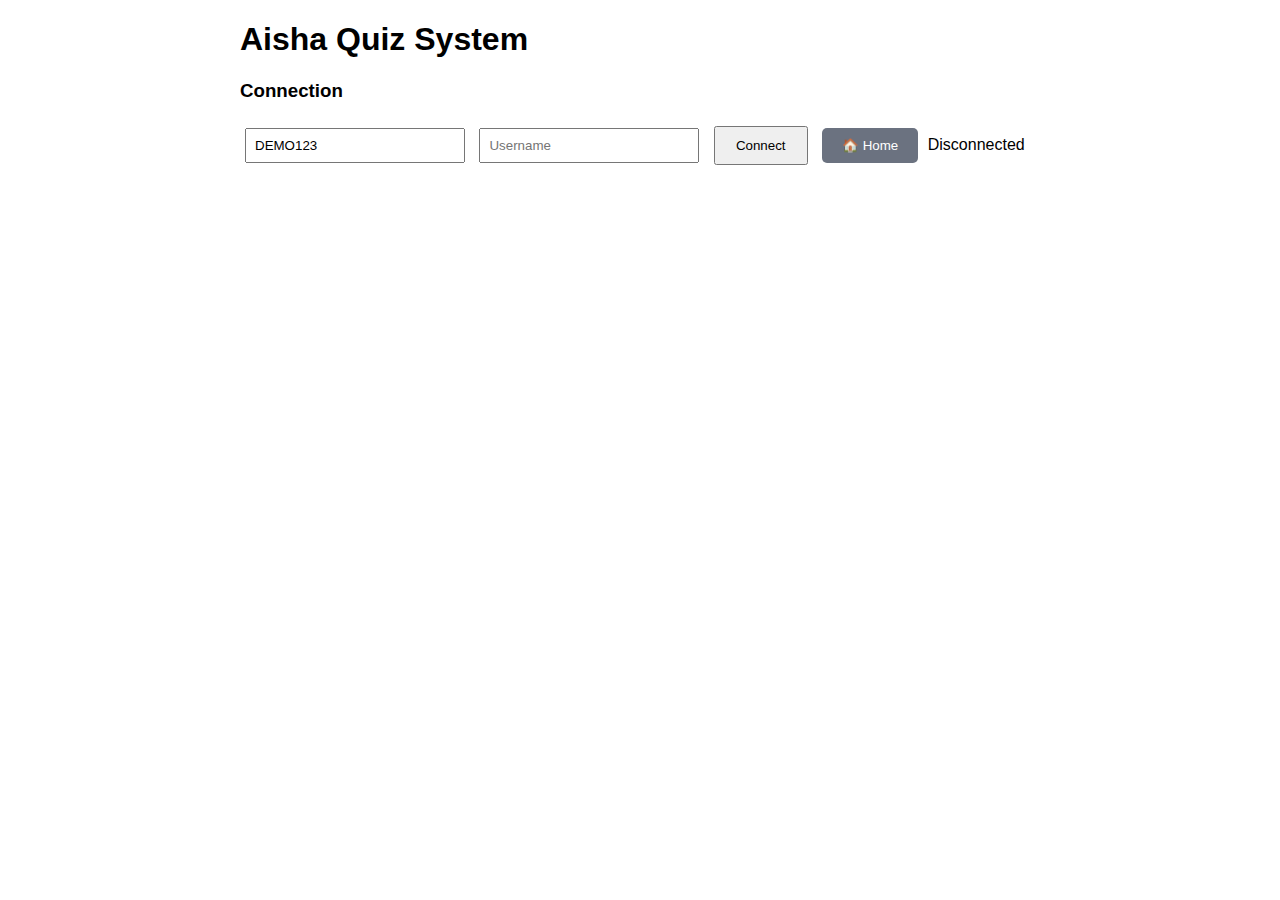
<file: quiz-demo.html>
<!DOCTYPE html>
<html lang="en">
<head>
    <meta charset="UTF-8">
    <meta name="viewport" content="width=device-width, initial-scale=1.0">
    <title>Quiz Demo - Aisha Classroom</title>
    <style>
        body { font-family: Arial, sans-serif; margin: 20px; }
        .quiz-container { max-width: 800px; margin: 0 auto; }
        .question { margin: 20px 0; padding: 15px; border: 1px solid #ddd; border-radius: 5px; }
        .options { margin: 10px 0; }
        .option { margin: 5px 0; }
        button { padding: 10px 20px; margin: 5px; cursor: pointer; }
        .teacher-panel, .student-panel { border: 2px solid #ccc; padding: 20px; margin: 20px 0; display: none; }
        .teacher-panel { border-color: #4CAF50; }
        .student-panel { border-color: #2196F3; }
        .results { background: #f9f9f9; padding: 15px; margin: 10px 0; }
        input, textarea, select { padding: 8px; margin: 5px; width: 200px; }
        .quiz-form { background: #f5f5f5; padding: 15px; margin: 10px 0; }
    </style>
</head>
<body>
    <div class="quiz-container">
        <h1>Aisha Quiz System</h1>
        
        <!-- Teacher Panel -->
        <div class="teacher-panel">
            <h2>Teacher Panel</h2>
            
            <div class="quiz-form">
                <h3>Create Quiz</h3>
                <input type="text" id="quizTitle" placeholder="Quiz Title" />
                <input type="number" id="timeLimit" placeholder="Time Limit (minutes)" value="30" />
                
                <div id="questionsContainer">
                    <div class="question-form">
                        <h4>Question 1</h4>
                        <textarea id="q1text" placeholder="Question text"></textarea><br>
                        <input type="text" id="q1opt1" placeholder="Option 1" />
                        <input type="text" id="q1opt2" placeholder="Option 2" />
                        <input type="text" id="q1opt3" placeholder="Option 3" />
                        <input type="text" id="q1opt4" placeholder="Option 4" /><br>
                        <select id="q1correct">
                            <option value="0">Option 1 is correct</option>
                            <option value="1">Option 2 is correct</option>
                            <option value="2">Option 3 is correct</option>
                            <option value="3">Option 4 is correct</option>
                        </select>
                        <input type="number" id="q1points" placeholder="Points" value="10" />
                    </div>
                </div>
                
                <button onclick="addQuestion()">Add Question</button>
                <button onclick="createQuiz()">Create Quiz</button>
            </div>
            
            <div>
                <h3>Quiz Management</h3>
                <button onclick="getSubmissions()">View Submissions</button>
                <button onclick="closeQuiz()">Close Current Quiz</button>
            </div>
            
            <div id="submissions"></div>
        </div>
        
        <!-- Student Panel -->
        <div class="student-panel">
            <h2>Student Panel</h2>
            
            <div id="activeQuiz" style="display: none;">
                <h3 id="quizTitleDisplay"></h3>
                <div id="quizQuestions"></div>
                <button onclick="submitQuiz()">Submit Quiz</button>
            </div>
            
            <div>
                <h3>Quiz Actions</h3>
                <button onclick="getActiveQuizzes()">Check for Active Quizzes</button>
                <button onclick="getMyResults()">View My Results</button>
                <div id="myResults"></div>
            </div>
        </div>
        
        <!-- Connection Status -->
        <div>
            <h3>Connection</h3>
            <input type="text" id="roomId" placeholder="Room ID" value="DEMO123" />
            <input type="text" id="username" placeholder="Username" />
            <button onclick="connect()">Connect</button>
            <button onclick="goHome()" style="background: #6b7280; color: white; padding: 10px 20px; margin: 5px; cursor: pointer; border: none; border-radius: 5px;">🏠 Home</button>
            <span id="status">Disconnected</span>
        </div>
    </div>

    <script>
        let ws = null;
        let currentQuiz = null;
        let questionCount = 1;
        let isTeacher = false;
        let userId = null;
        
        // Initially hide both panels
        window.onload = function() {
            document.querySelector('.teacher-panel').style.display = 'none';
            document.querySelector('.student-panel').style.display = 'none';
            
            // Check for stored user info from homepage or index.html
            const storedUsername = localStorage.getItem('username') || localStorage.getItem('quizUsername');
            const storedRole = localStorage.getItem('userRole');
            const storedRoomId = localStorage.getItem('quizRoomId');
            
            if (storedUsername) {
                document.getElementById('username').value = storedUsername;
            }
            
            if (storedRoomId) {
                document.getElementById('roomId').value = storedRoomId;
            }
            
            // Auto-connect if coming from index.html with room info
            if (storedUsername && storedRole && storedRoomId) {
                displayStatus(`Welcome ${storedRole}! Connecting to room ${storedRoomId}...`, 'info');
                // Auto-connect after a short delay
                setTimeout(() => {
                    connect();
                }, 500);
            } else if (storedUsername && storedRole) {
                // Coming from homepage without room info
                document.getElementById('roomId').value = 'QUIZ' + Math.random().toString(36).substring(2, 8).toUpperCase();
                displayStatus(`Welcome ${storedRole}! Enter room ID to continue.`, 'info');
            }
        };

        function connect() {
            const roomId = document.getElementById('roomId').value;
            const username = document.getElementById('username').value;
            
            if (!roomId || !username) {
                alert('Please enter room ID and username');
                return;
            }

            ws = new WebSocket(`ws://localhost:8080/ws?room=${roomId}&username=${username}`);
            
            ws.onopen = function() {
                document.getElementById('status').textContent = 'Connected';
            };
            
            ws.onmessage = function(event) {
                const message = JSON.parse(event.data);
                handleMessage(message);
            };
            
            ws.onclose = function() {
                document.getElementById('status').textContent = 'Disconnected';
            };
        }

        function handleMessage(message) {
            switch(message.type) {
                case 'assigned-id':
                    userId = message.userId;
                    isTeacher = (message.userId === message.teacherId);
                    document.getElementById('status').textContent = 
                        `Connected as ${isTeacher ? 'Teacher' : 'Student'}`;
                    
                    // Show/hide panels based on role
                    document.querySelector('.teacher-panel').style.display = isTeacher ? 'block' : 'none';
                    document.querySelector('.student-panel').style.display = isTeacher ? 'none' : 'block';
                    break;
                    
                case 'quiz-created':
                    if (!isTeacher) {
                        displayQuiz(message.quizData);
                    }
                    break;
                    
                case 'quiz-submission-confirmed':
                    alert('Quiz submitted successfully!');
                    document.getElementById('activeQuiz').style.display = 'none';
                    break;
                    
                case 'quiz-submitted':
                    if (isTeacher) {
                        alert(`New quiz submission from ${message.quizSubmission.studentName}`);
                    }
                    break;
                    
                case 'quiz-graded':
                    if (!isTeacher) {
                        alert(`Your quiz has been graded! Score: ${message.quizSubmission.score}/${message.quizSubmission.maxScore}`);
                    }
                    break;
                    
                case 'quiz-submissions':
                    if (isTeacher) {
                        displaySubmissions(message.submissions);
                    }
                    break;
                    
                case 'my-quiz-results':
                    displayMyResults(message.submissions);
                    break;
                    
                case 'quiz-closed':
                    alert('Quiz has been closed by the teacher');
                    document.getElementById('activeQuiz').style.display = 'none';
                    break;
            }
        }

        function addQuestion() {
            questionCount++;
            const container = document.getElementById('questionsContainer');
            const questionDiv = document.createElement('div');
            questionDiv.className = 'question-form';
            questionDiv.innerHTML = `
                <h4>Question ${questionCount}</h4>
                <textarea id="q${questionCount}text" placeholder="Question text"></textarea><br>
                <input type="text" id="q${questionCount}opt1" placeholder="Option 1" />
                <input type="text" id="q${questionCount}opt2" placeholder="Option 2" />
                <input type="text" id="q${questionCount}opt3" placeholder="Option 3" />
                <input type="text" id="q${questionCount}opt4" placeholder="Option 4" /><br>
                <select id="q${questionCount}correct">
                    <option value="0">Option 1 is correct</option>
                    <option value="1">Option 2 is correct</option>
                    <option value="2">Option 3 is correct</option>
                    <option value="3">Option 4 is correct</option>
                </select>
                <input type="number" id="q${questionCount}points" placeholder="Points" value="10" />
            `;
            container.appendChild(questionDiv);
        }

        function createQuiz() {
            if (!ws || !isTeacher) return;
            
            const title = document.getElementById('quizTitle').value;
            const timeLimit = parseInt(document.getElementById('timeLimit').value);
            
            if (!title) {
                alert('Please enter a quiz title');
                return;
            }
            
            const questions = [];
            for (let i = 1; i <= questionCount; i++) {
                const text = document.getElementById(`q${i}text`).value;
                const opt1 = document.getElementById(`q${i}opt1`).value;
                const opt2 = document.getElementById(`q${i}opt2`).value;
                const opt3 = document.getElementById(`q${i}opt3`).value;
                const opt4 = document.getElementById(`q${i}opt4`).value;
                const correct = parseInt(document.getElementById(`q${i}correct`).value);
                const points = parseInt(document.getElementById(`q${i}points`).value);
                
                if (text && opt1 && opt2 && opt3 && opt4) {
                    questions.push({
                        id: `q${i}`,
                        text: text,
                        options: [opt1, opt2, opt3, opt4],
                        correct: correct,
                        points: points
                    });
                }
            }
            
            if (questions.length === 0) {
                alert('Please add at least one complete question');
                return;
            }
            
            const message = {
                type: 'create-quiz',
                quizData: {
                    title: title,
                    questions: questions,
                    timeLimit: timeLimit
                }
            };
            
            ws.send(JSON.stringify(message));
        }

        function displayQuiz(quiz) {
            currentQuiz = quiz;
            document.getElementById('quizTitleDisplay').textContent = quiz.title;
            
            const questionsDiv = document.getElementById('quizQuestions');
            questionsDiv.innerHTML = '';
            
            quiz.questions.forEach((question, index) => {
                const questionDiv = document.createElement('div');
                questionDiv.className = 'question';
                questionDiv.innerHTML = `
                    <h4>${question.text} (${question.points} points)</h4>
                    <div class="options">
                        ${question.options.map((option, optIndex) => `
                            <div class="option">
                                <input type="radio" name="q${index}" value="${optIndex}" id="q${index}opt${optIndex}">
                                <label for="q${index}opt${optIndex}">${option}</label>
                            </div>
                        `).join('')}
                    </div>
                `;
                questionsDiv.appendChild(questionDiv);
            });
            
            document.getElementById('activeQuiz').style.display = 'block';
        }

        function submitQuiz() {
            if (!ws || !currentQuiz) return;
            
            const answers = [];
            currentQuiz.questions.forEach((question, index) => {
                const selected = document.querySelector(`input[name="q${index}"]:checked`);
                if (selected) {
                    answers.push({
                        questionId: question.id,
                        answer: parseInt(selected.value)
                    });
                }
            });
            
            const message = {
                type: 'submit-quiz',
                quizId: currentQuiz.id,
                quizAnswers: answers
            };
            
            ws.send(JSON.stringify(message));
        }

        function getSubmissions() {
            if (!ws || !isTeacher) return;
            
            ws.send(JSON.stringify({
                type: 'get-quiz-submissions'
            }));
        }

        function displaySubmissions(submissions) {
            const submissionsDiv = document.getElementById('submissions');
            submissionsDiv.innerHTML = '<h3>Quiz Submissions</h3>';
            
            submissions.forEach(submission => {
                const submissionDiv = document.createElement('div');
                submissionDiv.className = 'results';
                submissionDiv.innerHTML = `
                    <h4>${submission.studentName}</h4>
                    <p>Score: ${submission.score}/${submission.maxScore}</p>
                    <p>Submitted: ${new Date(submission.submittedAt).toLocaleString()}</p>
                    <p>Status: ${submission.graded ? 'Graded' : 'Pending'}</p>
                    ${submission.feedback ? `<p>Feedback: ${submission.feedback}</p>` : ''}
                    ${!submission.graded ? `
                        <input type="number" id="score_${submission.id}" placeholder="Score" max="${submission.maxScore}">
                        <textarea id="feedback_${submission.id}" placeholder="Feedback"></textarea>
                        <button onclick="gradeSubmission('${submission.id}', ${submission.maxScore})">Grade</button>
                    ` : ''}
                `;
                submissionsDiv.appendChild(submissionDiv);
            });
        }

        function gradeSubmission(submissionId, maxScore) {
            const score = parseInt(document.getElementById(`score_${submissionId}`).value);
            const feedback = document.getElementById(`feedback_${submissionId}`).value;
            
            if (score < 0 || score > maxScore) {
                alert(`Score must be between 0 and ${maxScore}`);
                return;
            }
            
            const message = {
                type: 'grade-quiz',
                quizSubmission: {
                    id: submissionId,
                    score: score,
                    feedback: feedback
                }
            };
            
            ws.send(JSON.stringify(message));
        }

        function getMyResults() {
            if (!ws || isTeacher) return;
            
            ws.send(JSON.stringify({
                type: 'get-my-quiz-results'
            }));
        }

        function displayMyResults(results) {
            const resultsDiv = document.getElementById('myResults');
            resultsDiv.innerHTML = '<h4>My Quiz Results</h4>';
            
            if (results.length === 0) {
                resultsDiv.innerHTML += '<p>No graded quizzes yet.</p>';
                return;
            }
            
            results.forEach(result => {
                const resultDiv = document.createElement('div');
                resultDiv.className = 'results';
                resultDiv.innerHTML = `
                    <p>Score: ${result.score}/${result.maxScore} (${Math.round(result.score/result.maxScore*100)}%)</p>
                    <p>Submitted: ${new Date(result.submittedAt).toLocaleString()}</p>
                    ${result.feedback ? `<p>Feedback: ${result.feedback}</p>` : ''}
                `;
                resultsDiv.appendChild(resultDiv);
            });
        }

        function closeQuiz() {
            if (!ws || !isTeacher || !currentQuiz) return;
            
            ws.send(JSON.stringify({
                type: 'close-quiz',
                quizId: currentQuiz.id
            }));
        }
        
        function goHome() {
            // Clear stored user data
            localStorage.removeItem('username');
            localStorage.removeItem('userRole');
            localStorage.removeItem('quizUsername');
            localStorage.removeItem('quizRoomId');
            // Redirect to homepage
            window.location.href = 'homepage.html';
        }
        
        function displayStatus(message, type) {
            // Simple status display function
            console.log(`${type}: ${message}`);
        }

        function getActiveQuizzes() {
            if (!ws || isTeacher) return;
            
            ws.send(JSON.stringify({
                type: 'get-active-quizzes'
            }));
        }
    </script>
</body>
</html>
</file>
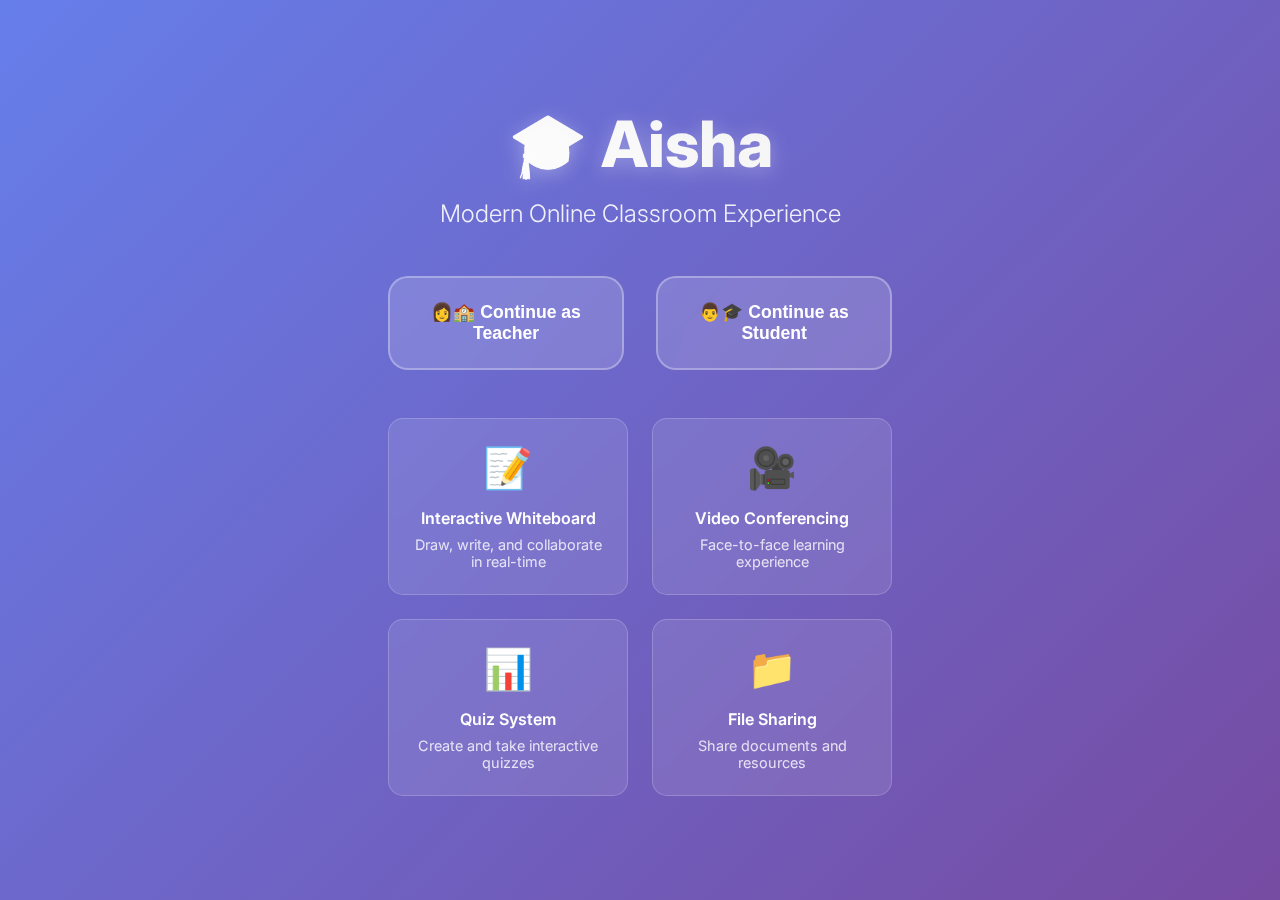
<file: welcome.html>
<!DOCTYPE html>
<html lang="en">
<head>
    <meta charset="UTF-8">
    <meta name="viewport" content="width=device-width, initial-scale=1.0">
    <title>Welcome to Aisha Online Classroom</title>
    <link href="https://fonts.googleapis.com/css2?family=Inter:wght@300;400;500;600;700;800&display=swap" rel="stylesheet">
    <style>
        * {
            margin: 0;
            padding: 0;
            box-sizing: border-box;
        }

        body {
            font-family: 'Inter', sans-serif;
            background: linear-gradient(135deg, #667eea 0%, #764ba2 100%);
            min-height: 100vh;
            display: flex;
            align-items: center;
            justify-content: center;
            overflow: hidden;
        }

        .welcome-container {
            text-align: center;
            color: white;
            max-width: 600px;
            padding: 3rem;
            animation: fadeInUp 1s ease-out;
        }

        .logo {
            font-size: 4rem;
            font-weight: 800;
            margin-bottom: 1rem;
            background: linear-gradient(45deg, #fff, #f0f0f0);
            -webkit-background-clip: text;
            -webkit-text-fill-color: transparent;
            background-clip: text;
            text-shadow: 0 4px 20px rgba(255, 255, 255, 0.3);
        }

        .subtitle {
            font-size: 1.5rem;
            font-weight: 300;
            margin-bottom: 3rem;
            opacity: 0.9;
        }

        .role-buttons {
            display: flex;
            gap: 2rem;
            justify-content: center;
            margin-bottom: 3rem;
        }

        .role-btn {
            background: rgba(255, 255, 255, 0.15);
            backdrop-filter: blur(10px);
            border: 2px solid rgba(255, 255, 255, 0.3);
            color: white;
            padding: 1.5rem 2.5rem;
            border-radius: 20px;
            font-size: 1.1rem;
            font-weight: 600;
            cursor: pointer;
            transition: all 0.3s ease;
            min-width: 200px;
        }

        .role-btn:hover {
            background: rgba(255, 255, 255, 0.25);
            border-color: rgba(255, 255, 255, 0.5);
            transform: translateY(-5px);
            box-shadow: 0 15px 35px rgba(0, 0, 0, 0.2);
        }

        .features {
            display: grid;
            grid-template-columns: repeat(2, 1fr);
            gap: 1.5rem;
            margin-top: 2rem;
        }

        .feature {
            background: rgba(255, 255, 255, 0.1);
            backdrop-filter: blur(10px);
            border: 1px solid rgba(255, 255, 255, 0.2);
            padding: 1.5rem;
            border-radius: 15px;
            text-align: center;
        }

        .feature-icon {
            font-size: 2.5rem;
            margin-bottom: 1rem;
        }

        .feature-title {
            font-weight: 600;
            margin-bottom: 0.5rem;
        }

        .feature-desc {
            font-size: 0.9rem;
            opacity: 0.8;
        }

        @keyframes fadeInUp {
            from {
                opacity: 0;
                transform: translateY(50px);
            }
            to {
                opacity: 1;
                transform: translateY(0);
            }
        }

        @media (max-width: 768px) {
            .role-buttons {
                flex-direction: column;
                align-items: center;
            }
            
            .features {
                grid-template-columns: 1fr;
            }
            
            .logo {
                font-size: 3rem;
            }
        }
    </style>
</head>
<body>
    <div class="welcome-container">
        <h1 class="logo">🎓 Aisha</h1>
        <p class="subtitle">Modern Online Classroom Experience</p>
        
        <div class="role-buttons">
            <button class="role-btn" onclick="selectRole('teacher')">
                👩🏫 Continue as Teacher
            </button>
            <button class="role-btn" onclick="selectRole('student')">
                👨🎓 Continue as Student
            </button>
        </div>

        <div class="features">
            <div class="feature">
                <div class="feature-icon">📝</div>
                <div class="feature-title">Interactive Whiteboard</div>
                <div class="feature-desc">Draw, write, and collaborate in real-time</div>
            </div>
            <div class="feature">
                <div class="feature-icon">🎥</div>
                <div class="feature-title">Video Conferencing</div>
                <div class="feature-desc">Face-to-face learning experience</div>
            </div>
            <div class="feature">
                <div class="feature-icon">📊</div>
                <div class="feature-title">Quiz System</div>
                <div class="feature-desc">Create and take interactive quizzes</div>
            </div>
            <div class="feature">
                <div class="feature-icon">📁</div>
                <div class="feature-title">File Sharing</div>
                <div class="feature-desc">Share documents and resources</div>
            </div>
        </div>
    </div>

    <script>
        function selectRole(role) {
            console.log('Role selected:', role);
            localStorage.setItem('userRole', role);
            localStorage.setItem('username', 'User');
            console.log('Navigating to index.html');
            window.location.href = '/index.html?t=' + Date.now();
        }
    </script>
</body>
</html>
</file>
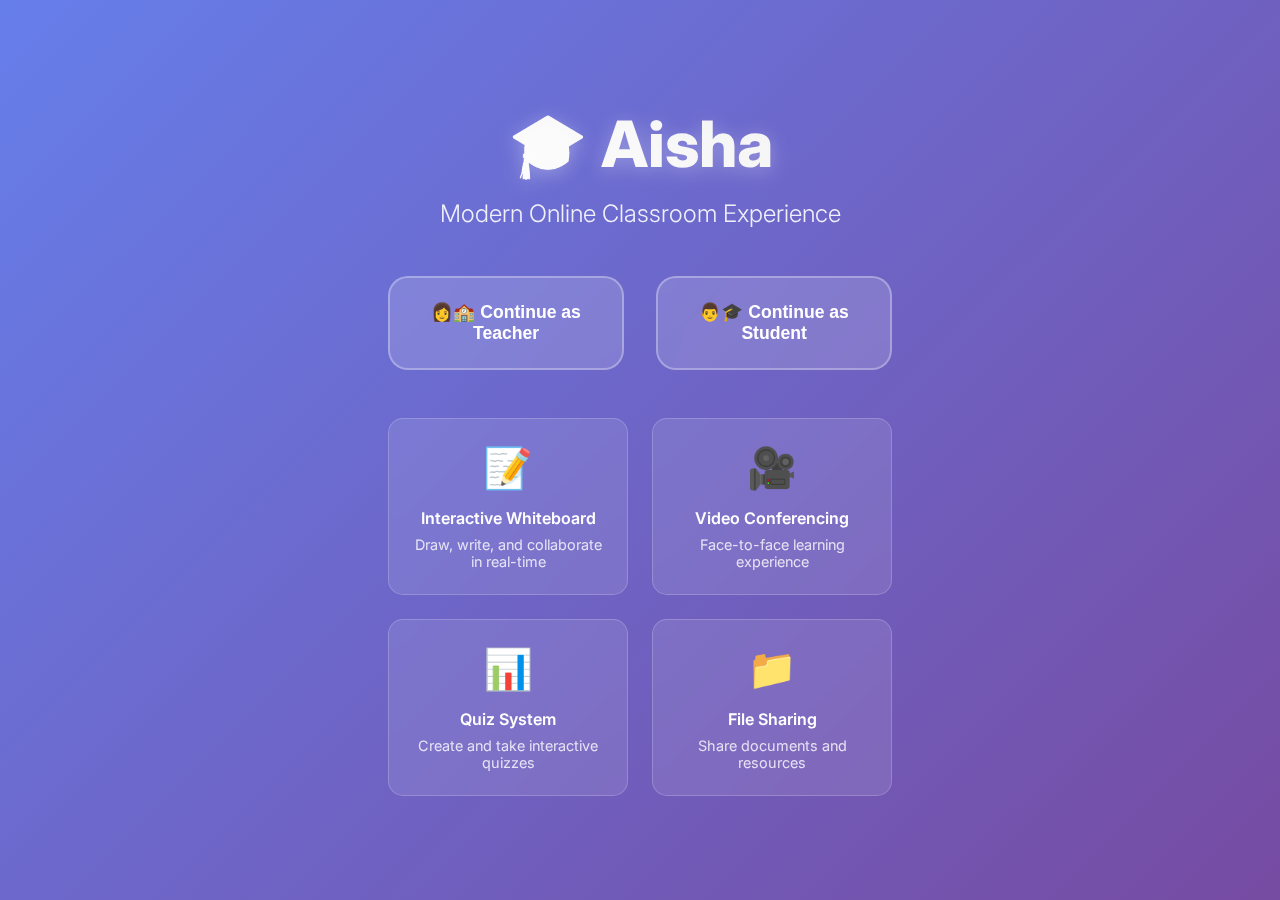
<file: frontend/welcome.html>
<!DOCTYPE html>
<html lang="en">
<head>
    <meta charset="UTF-8">
    <meta name="viewport" content="width=device-width, initial-scale=1.0">
    <title>Welcome to Aisha Online Classroom</title>
    <link href="https://fonts.googleapis.com/css2?family=Inter:wght@300;400;500;600;700;800&display=swap" rel="stylesheet">
    <style>
        * {
            margin: 0;
            padding: 0;
            box-sizing: border-box;
        }

        body {
            font-family: 'Inter', sans-serif;
            background: linear-gradient(135deg, #667eea 0%, #764ba2 100%);
            min-height: 100vh;
            display: flex;
            align-items: center;
            justify-content: center;
            overflow: hidden;
        }

        .welcome-container {
            text-align: center;
            color: white;
            max-width: 600px;
            padding: 3rem;
            animation: fadeInUp 1s ease-out;
        }

        .logo {
            font-size: 4rem;
            font-weight: 800;
            margin-bottom: 1rem;
            background: linear-gradient(45deg, #fff, #f0f0f0);
            -webkit-background-clip: text;
            -webkit-text-fill-color: transparent;
            background-clip: text;
            text-shadow: 0 4px 20px rgba(255, 255, 255, 0.3);
        }

        .subtitle {
            font-size: 1.5rem;
            font-weight: 300;
            margin-bottom: 3rem;
            opacity: 0.9;
        }

        .role-buttons {
            display: flex;
            gap: 2rem;
            justify-content: center;
            margin-bottom: 3rem;
        }

        .role-btn {
            background: rgba(255, 255, 255, 0.15);
            backdrop-filter: blur(10px);
            border: 2px solid rgba(255, 255, 255, 0.3);
            color: white;
            padding: 1.5rem 2.5rem;
            border-radius: 20px;
            font-size: 1.1rem;
            font-weight: 600;
            cursor: pointer;
            transition: all 0.3s ease;
            min-width: 200px;
        }

        .role-btn:hover {
            background: rgba(255, 255, 255, 0.25);
            border-color: rgba(255, 255, 255, 0.5);
            transform: translateY(-5px);
            box-shadow: 0 15px 35px rgba(0, 0, 0, 0.2);
        }

        .features {
            display: grid;
            grid-template-columns: repeat(2, 1fr);
            gap: 1.5rem;
            margin-top: 2rem;
        }

        .feature {
            background: rgba(255, 255, 255, 0.1);
            backdrop-filter: blur(10px);
            border: 1px solid rgba(255, 255, 255, 0.2);
            padding: 1.5rem;
            border-radius: 15px;
            text-align: center;
        }

        .feature-icon {
            font-size: 2.5rem;
            margin-bottom: 1rem;
        }

        .feature-title {
            font-weight: 600;
            margin-bottom: 0.5rem;
        }

        .feature-desc {
            font-size: 0.9rem;
            opacity: 0.8;
        }

        @keyframes fadeInUp {
            from {
                opacity: 0;
                transform: translateY(50px);
            }
            to {
                opacity: 1;
                transform: translateY(0);
            }
        }

        @media (max-width: 768px) {
            .role-buttons {
                flex-direction: column;
                align-items: center;
            }
            
            .features {
                grid-template-columns: 1fr;
            }
            
            .logo {
                font-size: 3rem;
            }
        }
    </style>
</head>
<body>
    <div class="welcome-container">
        <h1 class="logo">🎓 Aisha</h1>
        <p class="subtitle">Modern Online Classroom Experience</p>
        
        <div class="role-buttons">
            <button class="role-btn" onclick="selectRole('teacher')">
                👩🏫 Continue as Teacher
            </button>
            <button class="role-btn" onclick="selectRole('student')">
                👨🎓 Continue as Student
            </button>
        </div>

        <div class="features">
            <div class="feature">
                <div class="feature-icon">📝</div>
                <div class="feature-title">Interactive Whiteboard</div>
                <div class="feature-desc">Draw, write, and collaborate in real-time</div>
            </div>
            <div class="feature">
                <div class="feature-icon">🎥</div>
                <div class="feature-title">Video Conferencing</div>
                <div class="feature-desc">Face-to-face learning experience</div>
            </div>
            <div class="feature">
                <div class="feature-icon">📊</div>
                <div class="feature-title">Quiz System</div>
                <div class="feature-desc">Create and take interactive quizzes</div>
            </div>
            <div class="feature">
                <div class="feature-icon">📁</div>
                <div class="feature-title">File Sharing</div>
                <div class="feature-desc">Share documents and resources</div>
            </div>
        </div>
    </div>

    <script>
        function selectRole(role) {
            console.log('Role selected:', role);
            localStorage.setItem('userRole', role);
            localStorage.setItem('username', 'User');
            console.log('Navigating to index.html');
            window.location.href = '/index.html?t=' + Date.now();
        }
    </script>
</body>
</html>
</file>
